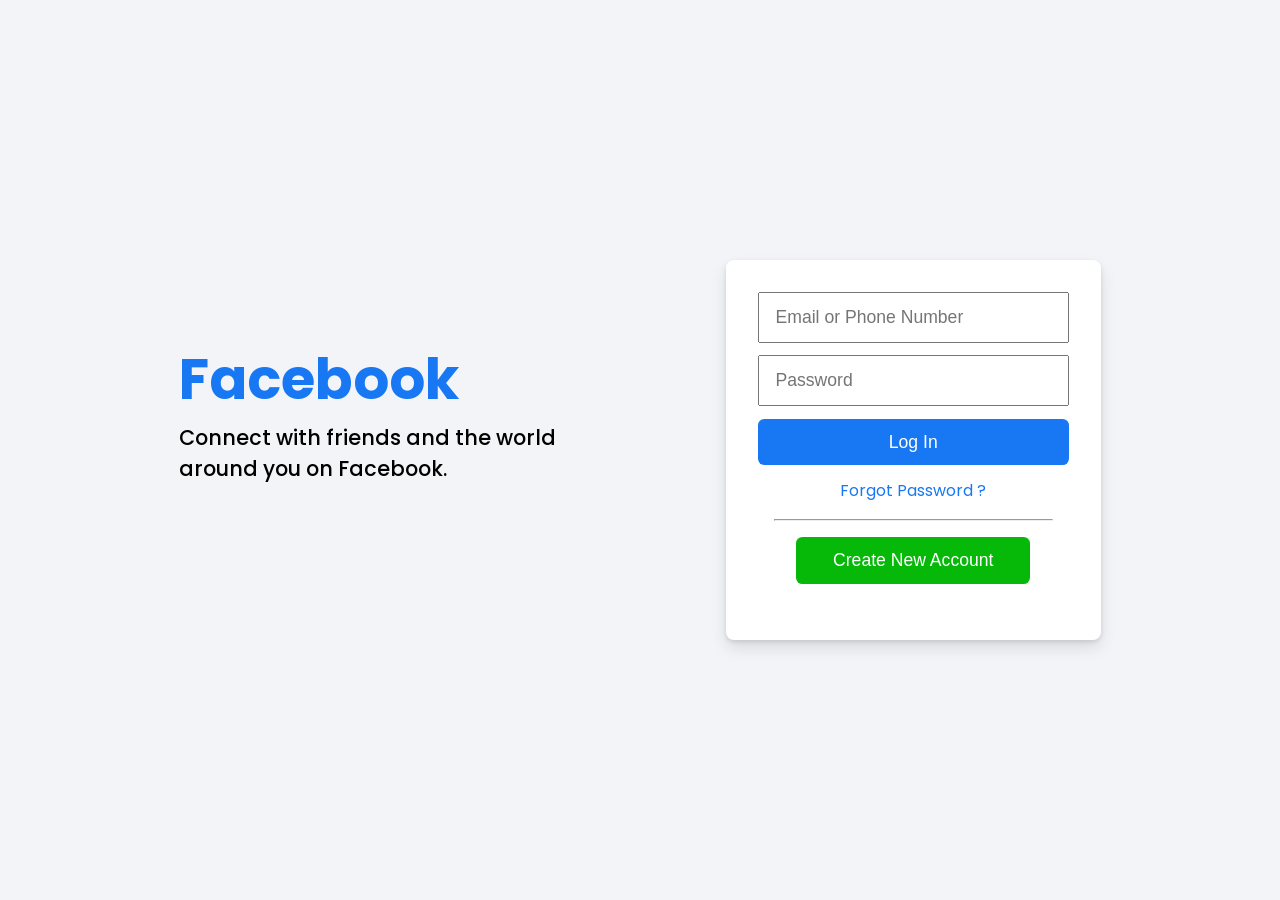
<file: fb.html>
<html lang="en">
  <head>
    <meta charset="UTF-8" />
    <meta http-equiv="X-UA-Compatible" content="IE=edge" />
    <meta name="viewport" content="width=device-width, initial-scale=1.0" />
    <title>Facebook Login Page</title>
    <link rel="stylesheet" href="fb.css" />
  </head>
  <body>
    <div class="content">
      <div class="flex-div">
        <div class="name-content">
          <h1 class="logo">Facebook</h1>
          <p>Connect with friends and the world around you on Facebook.</p>
        </div>
          <form>
            <input type="text" placeholder="Email or Phone Number" required />
            <input type="password" placeholder="Password" required>
            <button class="login">Log In</button>
            <a href="#">Forgot Password ?</a>
            <hr>
            <button class="create-account">Create New Account</button>
          </form>
      </div>
    </div>
  </body>
</html>
</file>
<file: fb.css>
@import url("https://fonts.googleapis.com/css2?family=Poppins:ital,wght@0,100;0,200;0,300;0,400;0,500;0,600;0,700;0,800;0,900;1,100;1,200;1,300;1,400;1,500;1,600;1,700;1,800;1,900&display=swap");

* {
  margin: 0;
  padding: 0;
  box-sizing: border-box;
}

body {
  font-family: "Poppins", sans-serif;
  background: #f2f4f7;
}

.content {
  position: absolute;
  top: 50%;
  left: 50%;
  transform: translate(-50%, -50%);
}

.flex-div {
  display: flex;
  justify-content: space-evenly;
  align-items: center;
}

.name-content {
  margin-right: 7rem;
}

.name-content .logo {
  font-size: 3.5rem;
  color: #1877f2;
}

.name-content p {
  font-size: 1.3rem;
  font-weight: 500;
  margin-bottom: 5rem;
}

form {
  display: flex;
  flex-direction: column;
  background: #fff;
  padding: 2rem;
  width: 530px;
  height: 380px;
  border-radius: 0.5rem;
  box-shadow: 0 2px 4px rgb(0 0 0 / 10%), 0 8px 16px rgb(0 0 0 / 10%);
}

form input {
  outline: none;
  padding: 0.8rem 1rem;
  margin-bottom: 0.8rem;
  font-size: 1.1rem;
}

form input:focus {
  border: 1.8px solid #1877f2;
}

form .login {
  outline: none;
  border: none;
  background: #1877f2;
  padding: 0.8rem 1rem;
  border-radius: 0.4rem;
  font-size: 1.1rem;
  color: #fff;
}

form .login:hover {
  background: #0f71f1;
  cursor: pointer;
}

form a {
  text-decoration: none;
  text-align: center;
  font-size: 1rem;
  padding-top: 0.8rem;
  color: #1877f2;
}

form hr {
  background: #f7f7f7;
  margin: 1rem;
}

form .create-account {
  outline: none;
  border: none;
  background: #06b909;
  padding: 0.8rem 1rem;
  border-radius: 0.4rem;
  font-size: 1.1rem;
  color: #fff;
  width: 75%;
  margin: 0 auto;
}

form .create-account:hover {
  background: #03ad06;
  cursor: pointer;
}

/* //.........Media Query.........// */

@media (max-width: 500px) {
  html {
    font-size: 60%;
  }

  .name-content {
    margin: 0;
    text-align: center;
  }

  form {
    width: 300px;
    height: fit-content;
  }

  form input {
    margin-bottom: 1rem;
    font-size: 1.5rem;
  }

  form .login {
    font-size: 1.5rem;
  }

  form a {
    font-size: 1.5rem;
  }

  form .create-account {
    font-size: 1.5rem;
  }

  .flex-div {
    display: flex;
    flex-direction: column;
  }
}

@media (min-width: 501px) and (max-width: 768px) {
  html {
    font-size: 60%;
  }

  .name-content {
    margin: 0;
    text-align: center;
  }

  form {
    width: 300px;
    height: fit-content;
  }

  form input {
    margin-bottom: 1rem;
    font-size: 1.5rem;
  }

  form .login {
    font-size: 1.5rem;
  }

  form a {
    font-size: 1.5rem;
  }

  form .create-account {
    font-size: 1.5rem;
  }

  .flex-div {
    display: flex;
    flex-direction: column;
  }
}

@media (min-width: 769px) and (max-width: 1200px) {
  html {
    font-size: 60%;
  }

  .name-content {
    margin: 0;
    text-align: center;
  }

  form {
    width: 300px;
    height: fit-content;
  }

  form input {
    margin-bottom: 1rem;
    font-size: 1.5rem;
  }

  form .login {
    font-size: 1.5rem;
  }

  form a {
    font-size: 1.5rem;
  }

  form .create-account {
    font-size: 1.5rem;
  }

  .flex-div {
    display: flex;
    flex-direction: column;
  }

  @media (orientation: landscape) and (max-height: 500px) {
    .header {
      height: 90vmax;
    }
  }  
}
</file>
